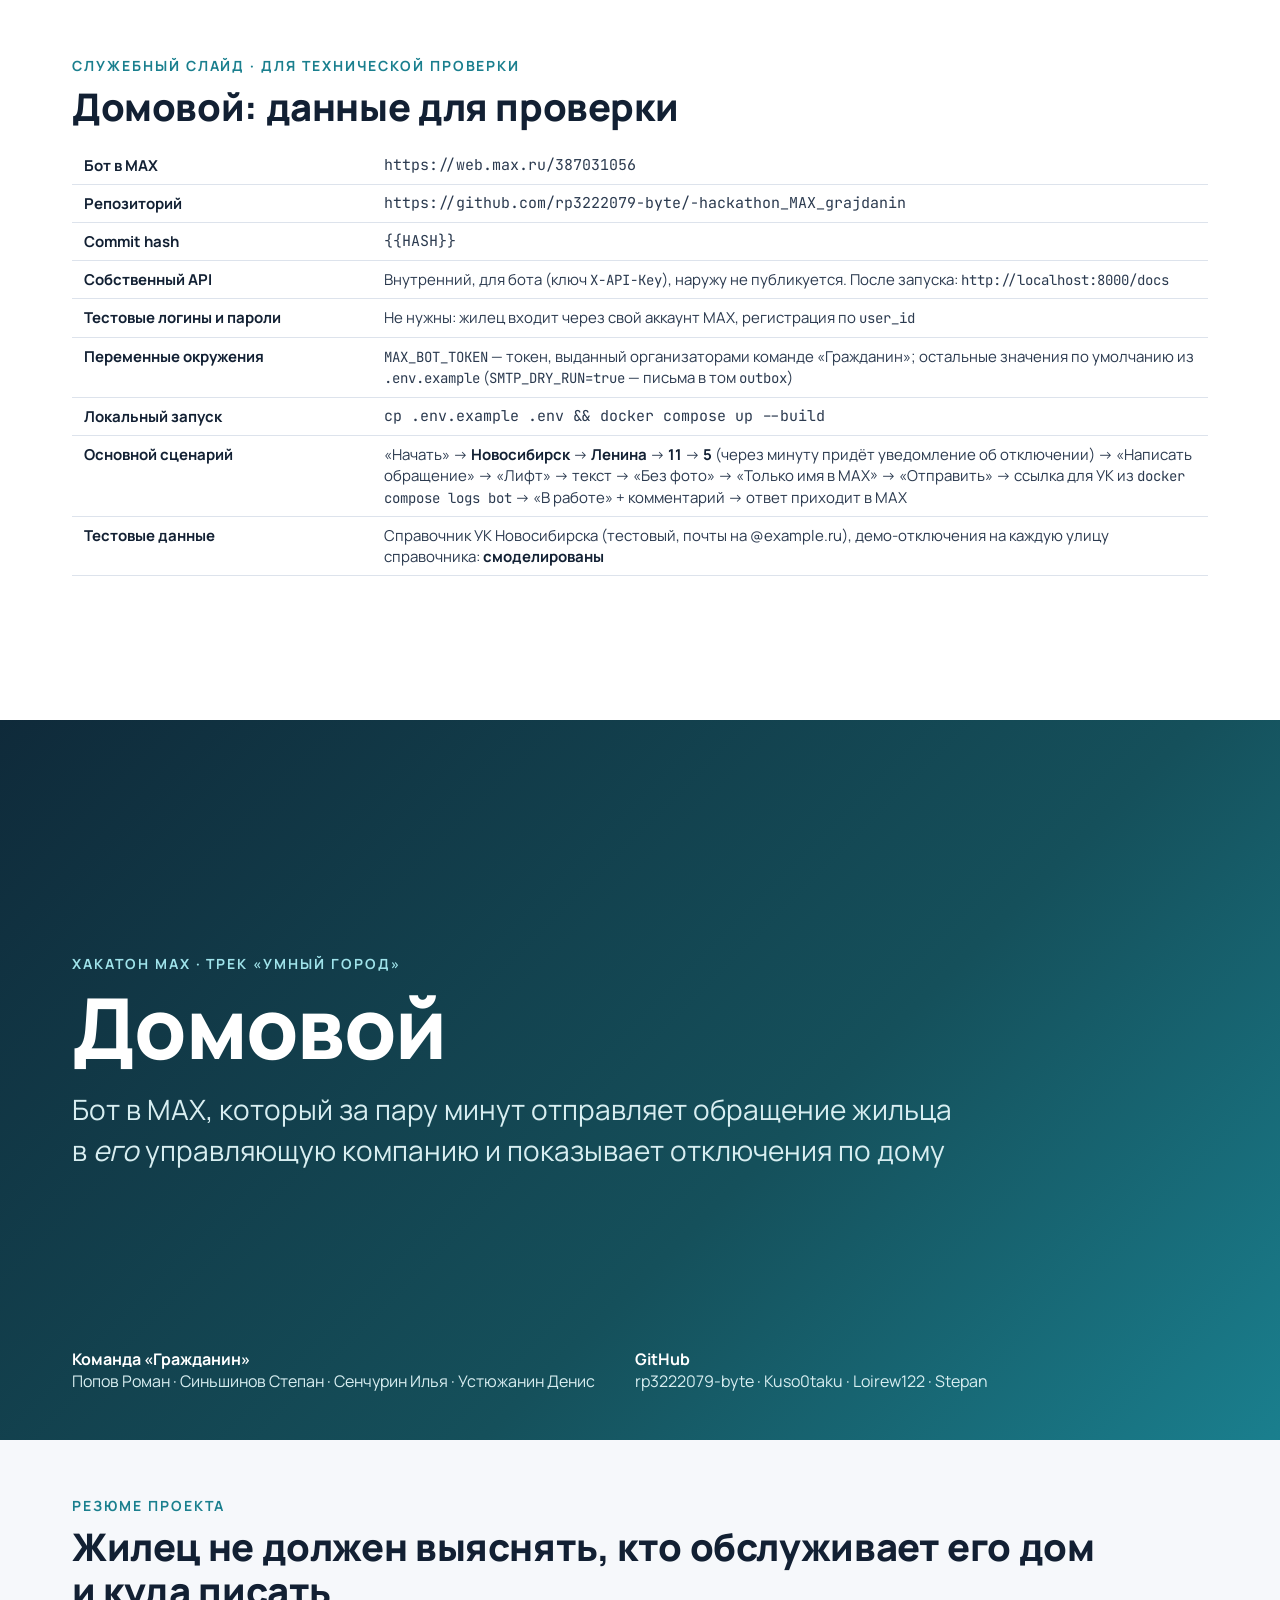
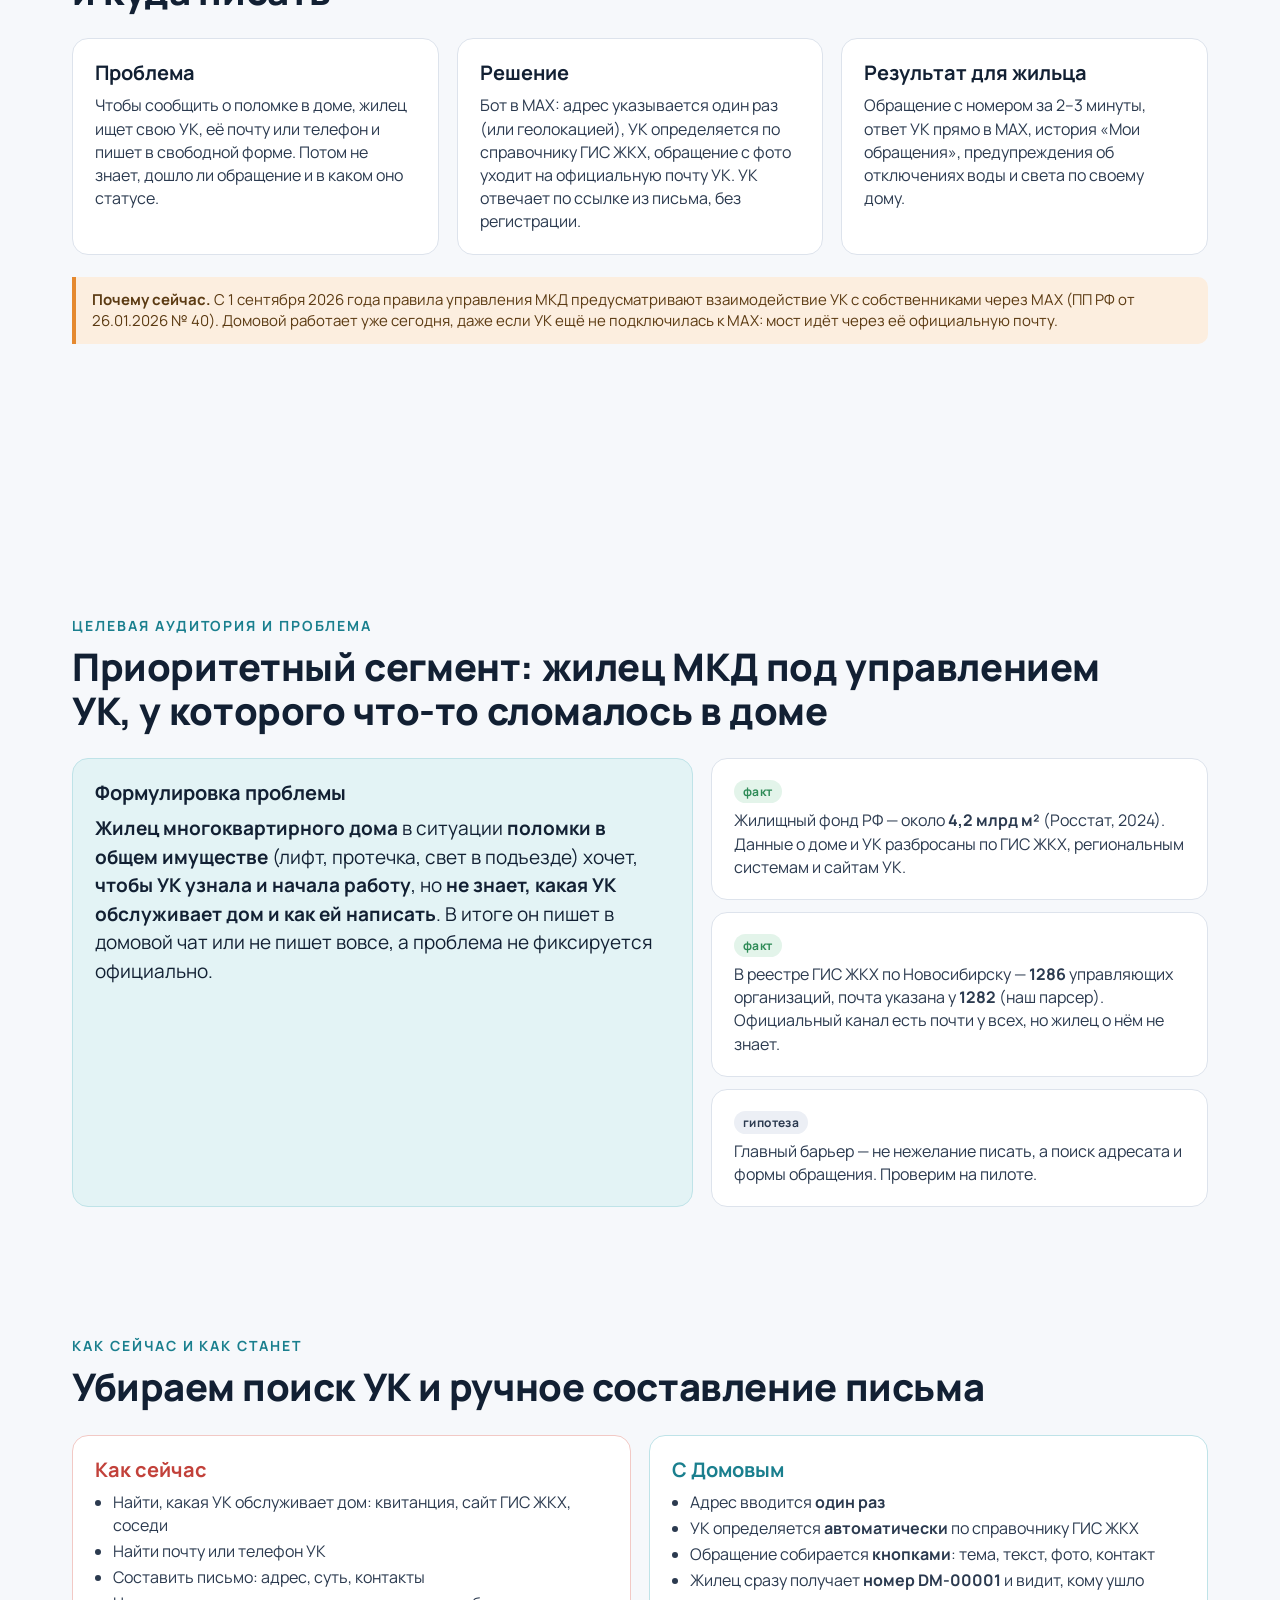
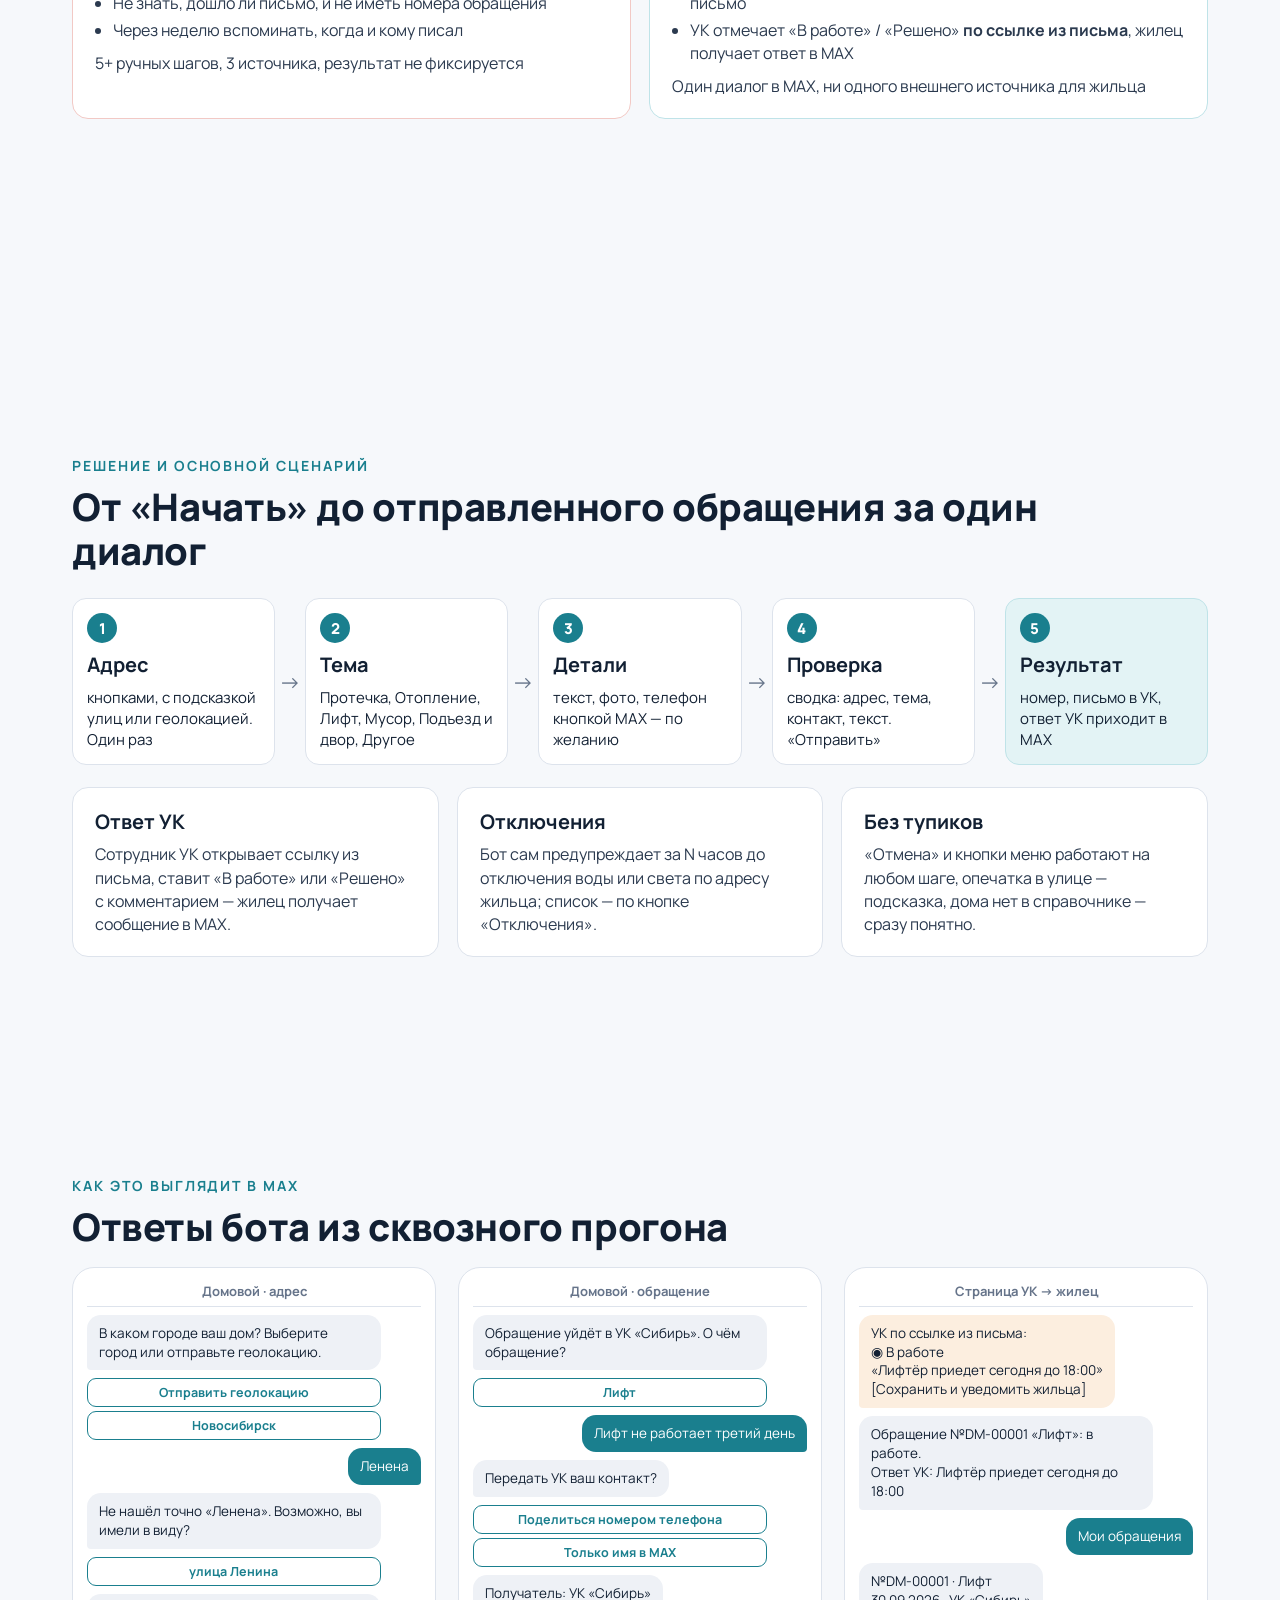
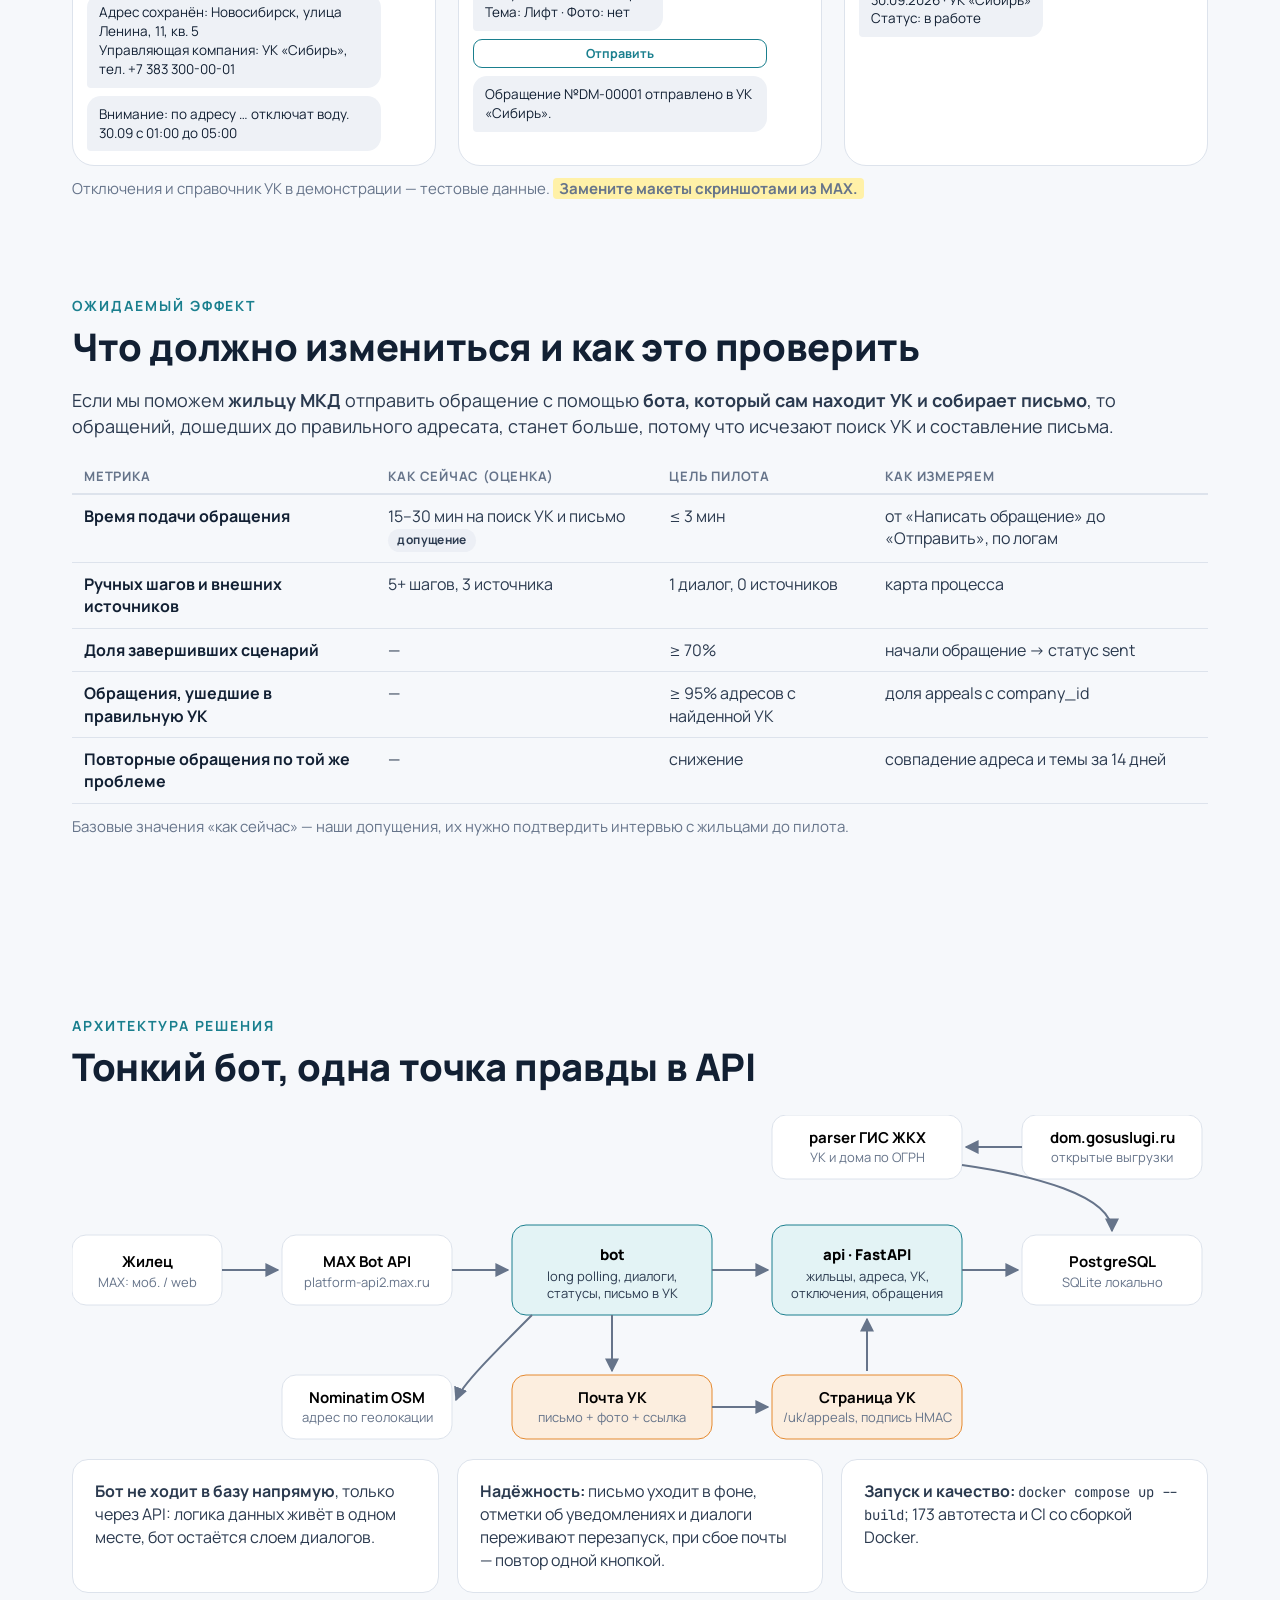
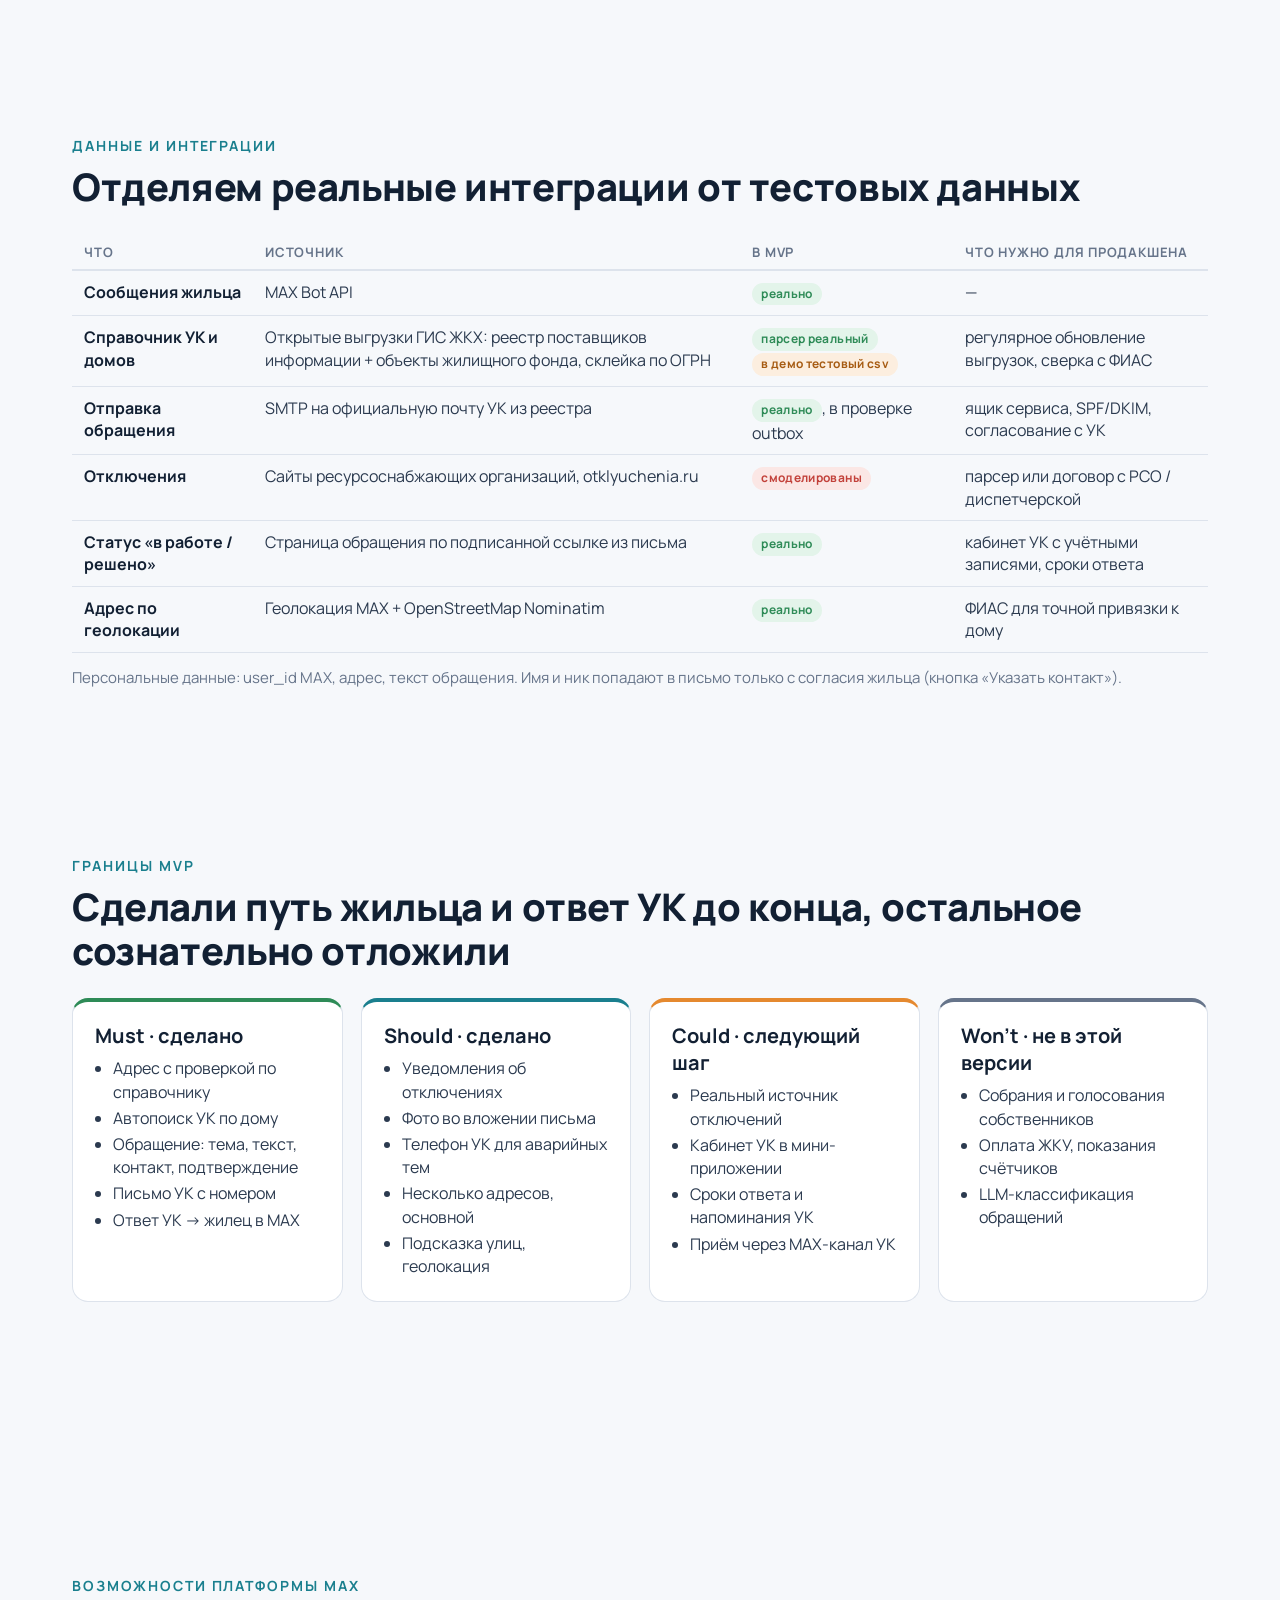
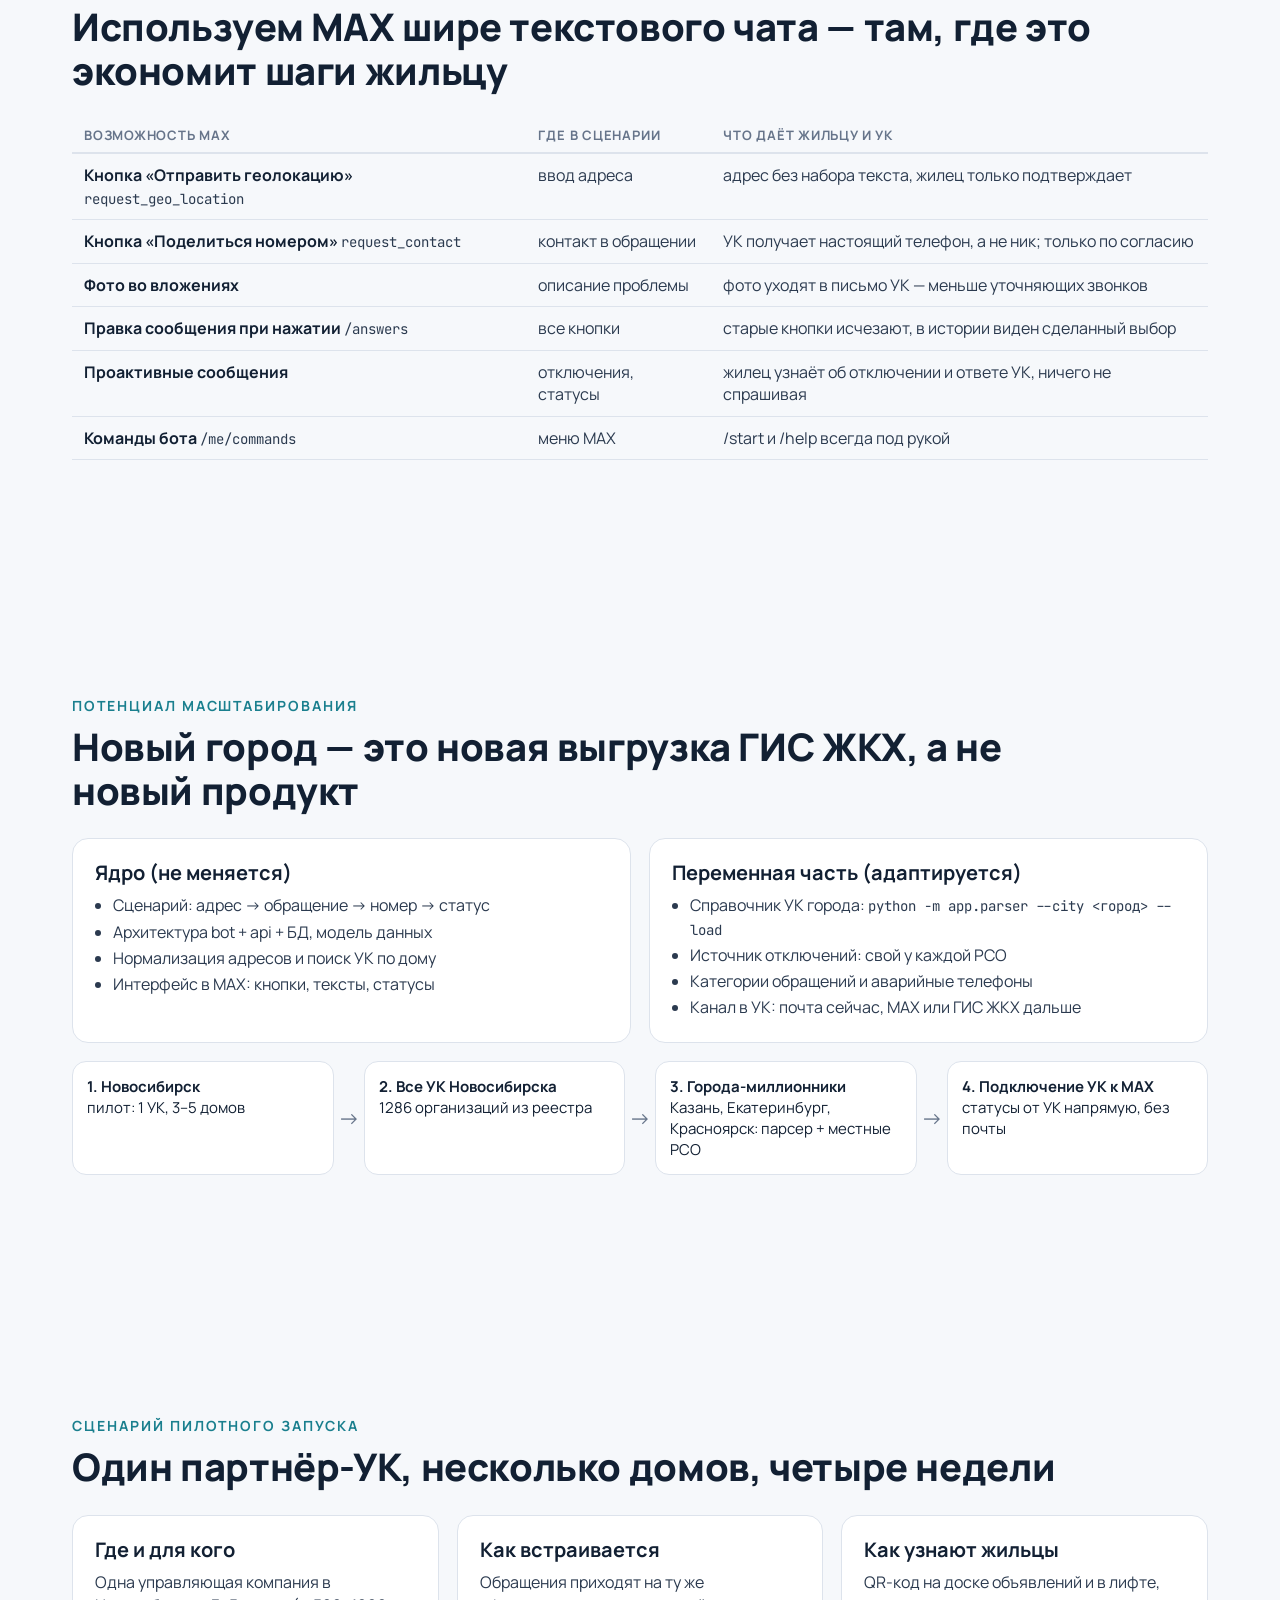
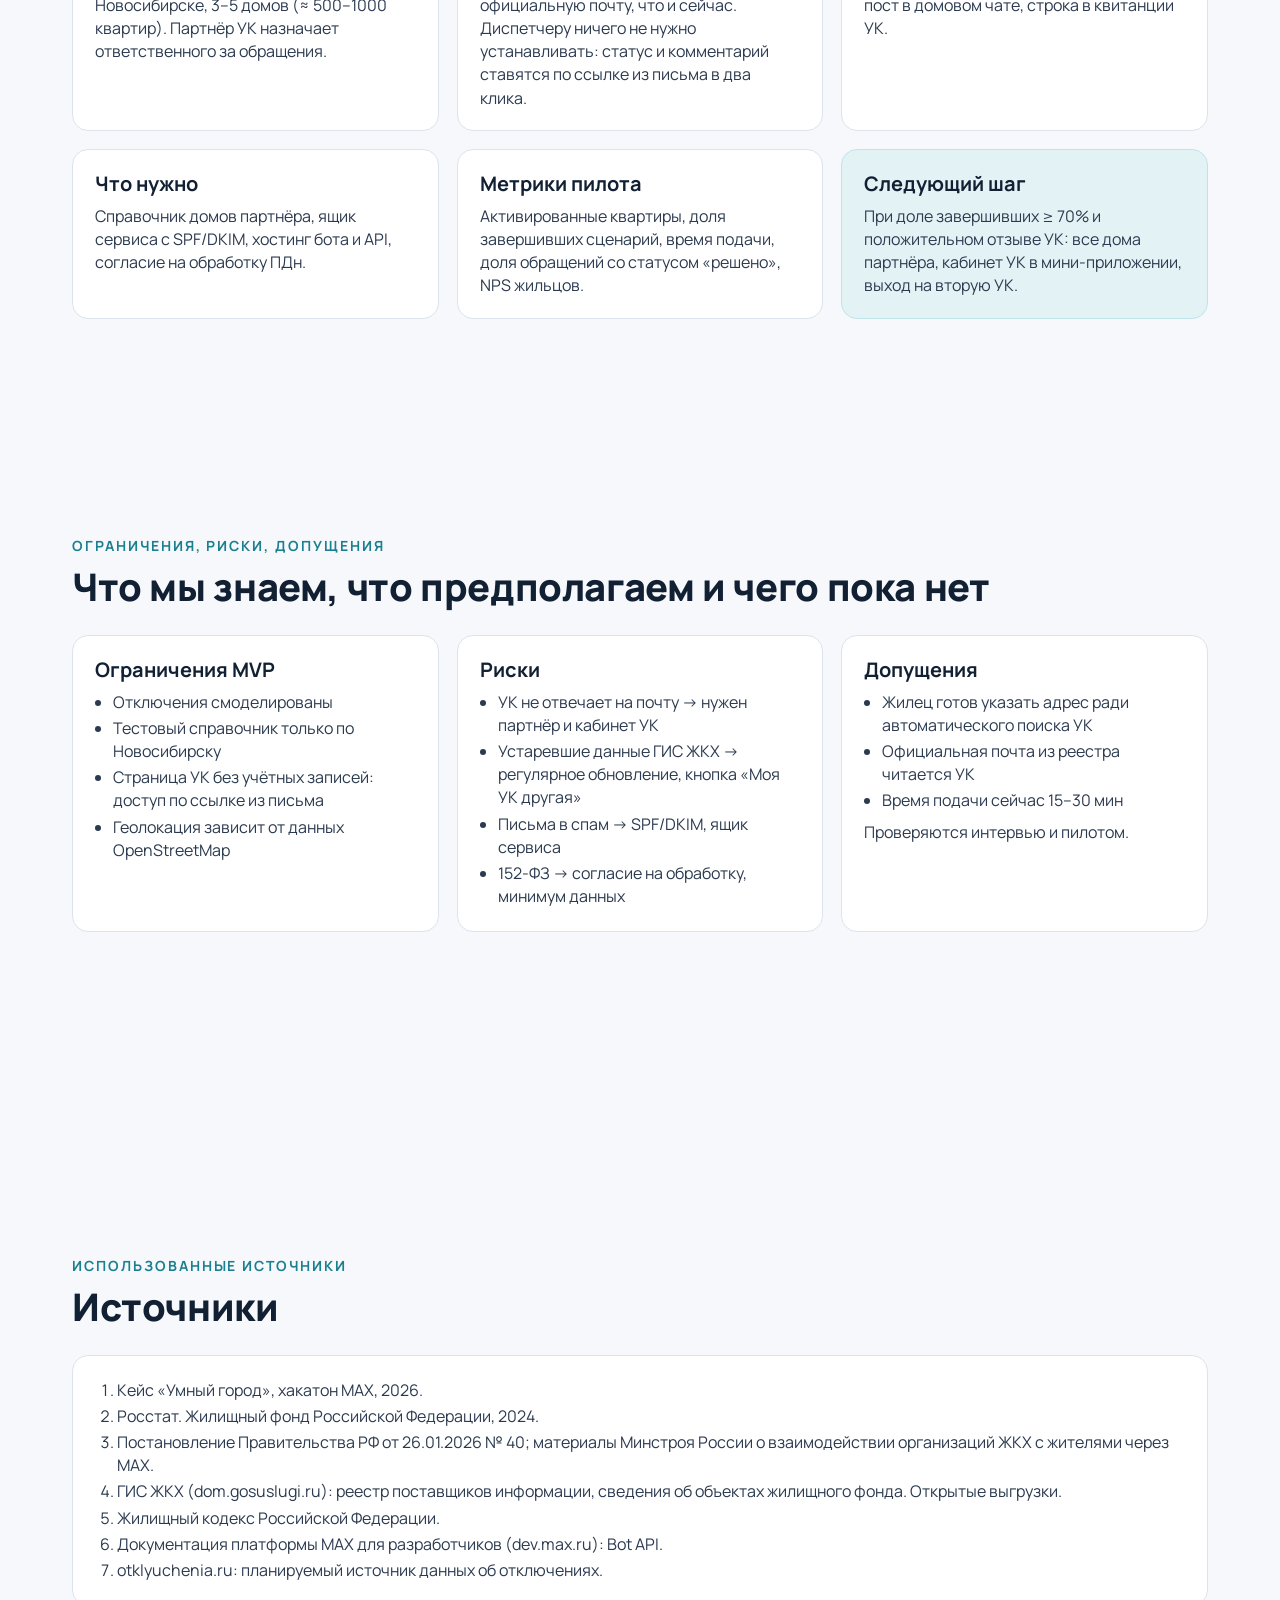
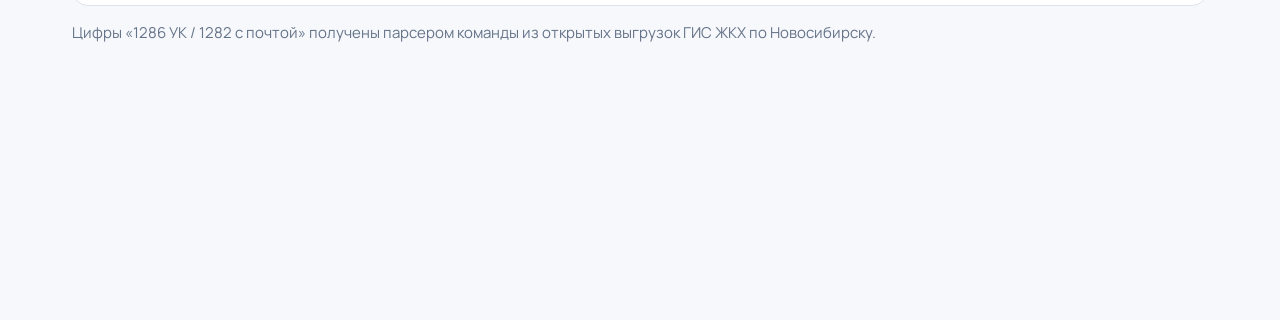
<file: presentation/presentation.html>
<!doctype html>
<html lang="ru">
<head>
<meta charset="utf-8">
<title>Домовой — презентация</title>
<link rel="preconnect" href="https://fonts.googleapis.com">
<link rel="preconnect" href="https://fonts.gstatic.com" crossorigin>
<link rel="stylesheet" href="https://fonts.googleapis.com/css2?family=Manrope:wght@400;500;600;700;800&family=JetBrains+Mono:wght@400;600&display=swap">
<style>
@page { size: 1280px 720px; margin: 0; }
:root{
  --ink:#122033; --ink-2:#2B3A4F; --muted:#66748A; --line:#DDE3EC; --bg:#F6F8FB; --card:#FFFFFF;
  --acc:#1A7F8E; --acc-soft:#E3F3F5; --warm:#E5892F; --warm-soft:#FCEEDF; --bad:#C2413A; --bad-soft:#FBE7E5;
  --good:#2E8B57; --good-soft:#E3F4EA; --ph:#FFF1A8;
}
*{box-sizing:border-box}
html,body{margin:0;padding:0;background:#fff}
body{font-family:"Manrope","Segoe UI",Arial,sans-serif;color:var(--ink);-webkit-print-color-adjust:exact;print-color-adjust:exact}
.slide{width:1280px;height:720px;position:relative;overflow:hidden;background:var(--bg);padding:56px 72px 48px;page-break-after:always;break-after:page;display:flex;flex-direction:column}
.slide:last-child{page-break-after:auto;break-after:auto}
.kicker{font-size:14px;font-weight:700;letter-spacing:.14em;text-transform:uppercase;color:var(--acc);margin:0 0 10px}
h1{font-size:60px;line-height:1.05;margin:0;font-weight:800;letter-spacing:-.02em}
h2{font-size:38px;line-height:1.15;margin:0 0 26px;font-weight:800;letter-spacing:-.01em;max-width:1050px}
h3{font-size:20px;margin:0 0 8px;font-weight:700}
p{margin:0}
.lead{font-size:22px;line-height:1.45;color:var(--ink-2)}
.small{font-size:15px;line-height:1.45;color:var(--muted)}
.foot{position:absolute;left:72px;right:72px;bottom:22px;display:flex;justify-content:space-between;font-size:12px;color:var(--muted)}
.grid{display:grid;gap:18px}
.g2{grid-template-columns:1fr 1fr}.g3{grid-template-columns:repeat(3,1fr)}.g4{grid-template-columns:repeat(4,1fr)}
.card{background:var(--card);border:1px solid var(--line);border-radius:16px;padding:20px 22px}
.card p,.card li{font-size:16px;line-height:1.45;color:var(--ink-2)}
.card ul{margin:0;padding-left:18px}.card li{margin:3px 0}
.tag{display:inline-block;font-size:12px;font-weight:700;padding:3px 9px;border-radius:999px;letter-spacing:.03em}
.t-real{background:var(--good-soft);color:var(--good)}.t-test{background:var(--warm-soft);color:#A65B12}.t-model{background:var(--bad-soft);color:var(--bad)}.t-plan{background:#ECEFF5;color:var(--ink-2)}
.ph{background:var(--ph);padding:0 6px;border-radius:4px;font-weight:700}
.mono{font-family:"JetBrains Mono",Consolas,monospace;font-size:14px}
table{border-collapse:collapse;width:100%;font-size:16px}
th{text-align:left;font-size:13px;text-transform:uppercase;letter-spacing:.06em;color:var(--muted);font-weight:700;padding:8px 12px;border-bottom:2px solid var(--line)}
td{padding:10px 12px;border-bottom:1px solid var(--line);vertical-align:top;line-height:1.4;color:var(--ink-2)}
td b{color:var(--ink)}
.big{font-size:44px;font-weight:800;color:var(--acc);line-height:1}
.num{width:30px;height:30px;border-radius:50%;background:var(--acc);color:#fff;font-weight:800;display:inline-flex;align-items:center;justify-content:center;font-size:15px;flex:none}
.row{display:flex;gap:12px;align-items:flex-start}
/* chat mock */
.phone{background:#fff;border:1px solid var(--line);border-radius:22px;padding:14px;display:flex;flex-direction:column;gap:8px}
.phone .hdr{font-size:13px;font-weight:700;color:var(--muted);text-align:center;padding-bottom:6px;border-bottom:1px solid var(--line)}
.b{max-width:88%;padding:9px 12px;border-radius:14px;font-size:13.5px;line-height:1.4;white-space:pre-line}
.bot{background:#EEF1F6;align-self:flex-start;border-bottom-left-radius:4px}
.me{background:var(--acc);color:#fff;align-self:flex-end;border-bottom-right-radius:4px}
.kb{display:flex;flex-direction:column;gap:4px;align-self:flex-start;width:88%}
.kb span{border:1px solid var(--acc);color:var(--acc);border-radius:9px;font-size:12.5px;font-weight:700;text-align:center;padding:5px}
/* flow */
.flow{display:flex;align-items:stretch;gap:0}
.flow .st{flex:1;background:#fff;border:1px solid var(--line);border-radius:14px;padding:14px;font-size:15px;line-height:1.4}
.flow .ar{width:30px;display:flex;align-items:center;justify-content:center;color:var(--muted);font-size:22px}
.cover{background:linear-gradient(135deg,#0F2A3A 0%,#15505B 60%,#1A7F8E 100%);color:#fff}
.cover .kicker{color:#9FE3EA}
.cover .lead{color:#D8EEF1}
.tech{background:#fff}
.tech td{font-size:15px;padding:8px 12px}
.note{border-left:4px solid var(--warm);background:var(--warm-soft);padding:12px 16px;border-radius:0 10px 10px 0;font-size:15px;line-height:1.45;color:#5B3A12}
</style>
</head>
<body>

<!-- 1. Техническая информация -->
<section class="slide tech">
  <p class="kicker">Служебный слайд · для технической проверки</p>
  <h2 style="margin-bottom:18px">Домовой: данные для проверки</h2>
  <table>
    <tr><td style="width:300px"><b>Бот в MAX</b></td><td class="mono">https://web.max.ru/387031056</td></tr>
    <tr><td><b>Репозиторий</b></td><td class="mono">https://github.com/rp3222079-byte/-hackathon_MAX_grajdanin</td></tr>
    <tr><td><b>Commit hash</b></td><td class="mono">{{HASH}}</td></tr>
    <tr><td><b>Собственный API</b></td><td>Внутренний, для бота (ключ <span class="mono">X-API-Key</span>), наружу не публикуется. После запуска: <span class="mono">http://localhost:8000/docs</span></td></tr>
    <tr><td><b>Тестовые логины и пароли</b></td><td>Не нужны: жилец входит через свой аккаунт MAX, регистрация по <span class="mono">user_id</span></td></tr>
    <tr><td><b>Переменные окружения</b></td><td><span class="mono">MAX_BOT_TOKEN</span> — токен, выданный организаторами команде «Гражданин»; остальные значения по умолчанию из <span class="mono">.env.example</span> (<span class="mono">SMTP_DRY_RUN=true</span> — письма в том <span class="mono">outbox</span>)</td></tr>
    <tr><td><b>Локальный запуск</b></td><td class="mono">cp .env.example .env &amp;&amp; docker compose up --build</td></tr>
    <tr><td><b>Основной сценарий</b></td><td>«Начать» → <b>Новосибирск</b> → <b>Ленина</b> → <b>11</b> → <b>5</b> (через минуту придёт уведомление об отключении) → «Написать обращение» → «Лифт» → текст → «Без фото» → «Только имя в MAX» → «Отправить» → ссылка для УК из <span class="mono">docker compose logs bot</span> → «В работе» + комментарий → ответ приходит в MAX</td></tr>
    <tr><td><b>Тестовые данные</b></td><td>Справочник УК Новосибирска (тестовый, почты на @example.ru), демо-отключения на каждую улицу справочника: <b>смоделированы</b></td></tr>
  </table>
</section>

<!-- 2. Обложка -->
<section class="slide cover">
  <div style="margin-top:auto;margin-bottom:auto">
    <p class="kicker">Хакатон MAX · трек «Умный город»</p>
    <h1 style="font-size:84px">Домовой</h1>
    <p class="lead" style="font-size:28px;margin-top:18px;max-width:900px">Бот в MAX, который за пару минут отправляет обращение жильца в&nbsp;<i>его</i> управляющую компанию и показывает отключения по дому</p>
  </div>
  <div style="display:flex;gap:40px;font-size:16px;color:#D8EEF1">
    <div><b style="color:#fff">Команда «Гражданин»</b><br>Попов Роман · Синьшинов Степан · Сенчурин Илья · Устюжанин Денис</div>
    <div><b style="color:#fff">GitHub</b><br>rp3222079-byte · Kuso0taku · Loirew122 · Stepan</div>
  </div>
</section>

<!-- 3. Резюме -->
<section class="slide">
  <p class="kicker">Резюме проекта</p>
  <h2>Жилец не должен выяснять, кто обслуживает его дом и куда писать</h2>
  <div class="grid g3" style="margin-bottom:22px">
    <div class="card"><h3>Проблема</h3><p>Чтобы сообщить о поломке в доме, жилец ищет свою УК, её почту или телефон и пишет в свободной форме. Потом не знает, дошло ли обращение и в каком оно статусе.</p></div>
    <div class="card"><h3>Решение</h3><p>Бот в MAX: адрес указывается один раз (или геолокацией), УК определяется по справочнику ГИС ЖКХ, обращение с фото уходит на официальную почту УК. УК отвечает по ссылке из письма, без регистрации.</p></div>
    <div class="card"><h3>Результат для жильца</h3><p>Обращение с номером за 2–3 минуты, ответ УК прямо в MAX, история «Мои обращения», предупреждения об отключениях воды и света по своему дому.</p></div>
  </div>
  <div class="note"><b>Почему сейчас.</b> С 1 сентября 2026 года правила управления МКД предусматривают взаимодействие УК с собственниками через MAX (ПП РФ от 26.01.2026 № 40). Домовой работает уже сегодня, даже если УК ещё не подключилась к MAX: мост идёт через её официальную почту.</div>
</section>

<!-- 4. ЦА и проблема -->
<section class="slide">
  <p class="kicker">Целевая аудитория и проблема</p>
  <h2>Приоритетный сегмент: жилец МКД под управлением УК, у которого что-то сломалось в доме</h2>
  <div class="grid g2" style="grid-template-columns:1.25fr 1fr">
    <div class="card" style="background:var(--acc-soft);border-color:#BFE3E8">
      <h3>Формулировка проблемы</h3>
      <p style="font-size:19px;line-height:1.5;color:var(--ink)"><b>Жилец многоквартирного дома</b> в ситуации <b>поломки в общем имуществе</b> (лифт, протечка, свет в подъезде) хочет, <b>чтобы УК узнала и начала работу</b>, но <b>не знает, какая УК обслуживает дом и как ей написать</b>. В итоге он пишет в домовой чат или не пишет вовсе, а проблема не фиксируется официально.</p>
    </div>
    <div class="grid" style="gap:12px">
      <div class="card"><span class="tag t-real">факт</span><p style="margin-top:6px">Жилищный фонд РФ — около <b>4,2 млрд м²</b> (Росстат, 2024). Данные о доме и УК разбросаны по ГИС ЖКХ, региональным системам и сайтам УК.</p></div>
      <div class="card"><span class="tag t-real">факт</span><p style="margin-top:6px">В реестре ГИС ЖКХ по Новосибирску — <b>1286</b> управляющих организаций, почта указана у <b>1282</b> (наш парсер). Официальный канал есть почти у всех, но жилец о нём не знает.</p></div>
      <div class="card"><span class="tag t-plan">гипотеза</span><p style="margin-top:6px">Главный барьер — не нежелание писать, а поиск адресата и формы обращения. Проверим на пилоте.</p></div>
    </div>
  </div>
</section>

<!-- 5. As Is / To Be -->
<section class="slide">
  <p class="kicker">Как сейчас и как станет</p>
  <h2>Убираем поиск УК и ручное составление письма</h2>
  <div class="grid g2">
    <div class="card" style="border-color:#F2C9C5">
      <h3 style="color:var(--bad)">Как сейчас</h3>
      <ul>
        <li>Найти, какая УК обслуживает дом: квитанция, сайт ГИС ЖКХ, соседи</li>
        <li>Найти почту или телефон УК</li>
        <li>Составить письмо: адрес, суть, контакты</li>
        <li>Не знать, дошло ли письмо, и не иметь номера обращения</li>
        <li>Через неделю вспоминать, когда и кому писал</li>
      </ul>
      <p class="small" style="margin-top:10px">5+ ручных шагов, 3 источника, результат не фиксируется</p>
    </div>
    <div class="card" style="border-color:#BFE3E8">
      <h3 style="color:var(--acc)">С Домовым</h3>
      <ul>
        <li>Адрес вводится <b>один раз</b></li>
        <li>УК определяется <b>автоматически</b> по справочнику ГИС ЖКХ</li>
        <li>Обращение собирается <b>кнопками</b>: тема, текст, фото, контакт</li>
        <li>Жилец сразу получает <b>номер DM-00001</b> и видит, кому ушло письмо</li>
        <li>УК отмечает «В работе» / «Решено» <b>по ссылке из письма</b>, жилец получает ответ в MAX</li>
      </ul>
      <p class="small" style="margin-top:10px">Один диалог в MAX, ни одного внешнего источника для жильца</p>
    </div>
  </div>
</section>

<!-- 6. Сценарий -->
<section class="slide">
  <p class="kicker">Решение и основной сценарий</p>
  <h2>От «Начать» до отправленного обращения за один диалог</h2>
  <div class="flow" style="margin-bottom:22px">
    <div class="st"><span class="num">1</span><h3 style="margin-top:8px">Адрес</h3>кнопками, с подсказкой улиц или геолокацией. Один раз</div><div class="ar">→</div>
    <div class="st"><span class="num">2</span><h3 style="margin-top:8px">Тема</h3>Протечка, Отопление, Лифт, Мусор, Подъезд и двор, Другое</div><div class="ar">→</div>
    <div class="st"><span class="num">3</span><h3 style="margin-top:8px">Детали</h3>текст, фото, телефон кнопкой MAX — по желанию</div><div class="ar">→</div>
    <div class="st"><span class="num">4</span><h3 style="margin-top:8px">Проверка</h3>сводка: адрес, тема, контакт, текст. «Отправить»</div><div class="ar">→</div>
    <div class="st" style="background:var(--acc-soft);border-color:#BFE3E8"><span class="num">5</span><h3 style="margin-top:8px">Результат</h3>номер, письмо в УК, ответ УК приходит в MAX</div>
  </div>
  <div class="grid g3">
    <div class="card"><h3>Ответ УК</h3><p>Сотрудник УК открывает ссылку из письма, ставит «В работе» или «Решено» с комментарием — жилец получает сообщение в MAX.</p></div>
    <div class="card"><h3>Отключения</h3><p>Бот сам предупреждает за N часов до отключения воды или света по адресу жильца; список — по кнопке «Отключения».</p></div>
    <div class="card"><h3>Без тупиков</h3><p>«Отмена» и кнопки меню работают на любом шаге, опечатка в улице — подсказка, дома нет в справочнике — сразу понятно.</p></div>
  </div>
</section>

<!-- 7. Демо -->
<section class="slide">
  <p class="kicker">Как это выглядит в MAX</p>
  <h2 style="margin-bottom:18px">Ответы бота из сквозного прогона</h2>
  <div class="grid g3" style="gap:22px">
    <div class="phone"><div class="hdr">Домовой · адрес</div>
      <div class="b bot">В каком городе ваш дом? Выберите город или отправьте геолокацию.</div>
      <div class="kb"><span>Отправить геолокацию</span><span>Новосибирск</span></div>
      <div class="b me">Ленена</div>
      <div class="b bot">Не нашёл точно «Ленена». Возможно, вы имели в виду?</div>
      <div class="kb"><span>улица Ленина</span></div>
      <div class="b bot">Адрес сохранён: Новосибирск, улица Ленина, 11, кв. 5
Управляющая компания: УК «Сибирь», тел. +7 383 300-00-01</div>
      <div class="b bot">Внимание: по адресу … отключат воду. 30.09 с 01:00 до 05:00</div>
    </div>
    <div class="phone"><div class="hdr">Домовой · обращение</div>
      <div class="b bot">Обращение уйдёт в УК «Сибирь». О чём обращение?</div>
      <div class="kb"><span>Лифт</span></div>
      <div class="b me">Лифт не работает третий день</div>
      <div class="b bot">Передать УК ваш контакт?</div>
      <div class="kb"><span>Поделиться номером телефона</span><span>Только имя в MAX</span></div>
      <div class="b bot">Получатель: УК «Сибирь»
Тема: Лифт · Фото: нет</div>
      <div class="kb"><span>Отправить</span></div>
      <div class="b bot">Обращение №DM-00001 отправлено в УК «Сибирь».</div>
    </div>
    <div class="phone"><div class="hdr">Страница УК → жилец</div>
      <div class="b bot" style="background:#FCEEDF">УК по ссылке из письма:
◉ В работе
«Лифтёр приедет сегодня до 18:00»
[Сохранить и уведомить жильца]</div>
      <div class="b bot">Обращение №DM-00001 «Лифт»: в работе.
Ответ УК: Лифтёр приедет сегодня до 18:00</div>
      <div class="b me">Мои обращения</div>
      <div class="b bot">№DM-00001 · Лифт
30.09.2026 · УК «Сибирь»
Статус: в работе</div>
    </div>
  </div>
  <p class="small" style="margin-top:12px">Отключения и справочник УК в демонстрации — тестовые данные. <span class="ph">Замените макеты скриншотами из MAX.</span></p>
</section>

<!-- 8. Эффект -->
<section class="slide">
  <p class="kicker">Ожидаемый эффект</p>
  <h2>Что должно измениться и как это проверить</h2>
  <p class="lead" style="margin:-8px 0 20px;font-size:18px">Если мы поможем <b>жильцу МКД</b> отправить обращение с помощью <b>бота, который сам находит УК и собирает письмо</b>, то обращений, дошедших до правильного адресата, станет больше, потому что исчезают поиск УК и составление письма.</p>
  <table>
    <tr><th>Метрика</th><th>Как сейчас (оценка)</th><th>Цель пилота</th><th>Как измеряем</th></tr>
    <tr><td><b>Время подачи обращения</b></td><td>15–30 мин на поиск УК и письмо <span class="tag t-plan">допущение</span></td><td>≤ 3 мин</td><td>от «Написать обращение» до «Отправить», по логам</td></tr>
    <tr><td><b>Ручных шагов и внешних источников</b></td><td>5+ шагов, 3 источника</td><td>1 диалог, 0 источников</td><td>карта процесса</td></tr>
    <tr><td><b>Доля завершивших сценарий</b></td><td>—</td><td>≥ 70%</td><td>начали обращение → статус sent</td></tr>
    <tr><td><b>Обращения, ушедшие в правильную УК</b></td><td>—</td><td>≥ 95% адресов с найденной УК</td><td>доля appeals с company_id</td></tr>
    <tr><td><b>Повторные обращения по той же проблеме</b></td><td>—</td><td>снижение</td><td>совпадение адреса и темы за 14 дней</td></tr>
  </table>
  <p class="small" style="margin-top:12px">Базовые значения «как сейчас» — наши допущения, их нужно подтвердить интервью с жильцами до пилота.</p>
</section>

<!-- 9. Архитектура -->
<section class="slide">
  <p class="kicker">Архитектура решения</p>
  <h2>Тонкий бот, одна точка правды в API</h2>
  <svg viewBox="0 0 1136 330" width="1136" height="330" style="font-family:Manrope,Segoe UI,sans-serif">
    <defs><marker id="a" viewBox="0 0 10 10" refX="9" refY="5" markerWidth="7" markerHeight="7" orient="auto"><path d="M0,0 L10,5 L0,10 z" fill="#66748A"/></marker></defs>
    <g font-size="15">
      <rect x="0" y="120" width="150" height="70" rx="14" fill="#fff" stroke="#DDE3EC"/><text x="75" y="152" text-anchor="middle" font-weight="700">Жилец</text><text x="75" y="172" text-anchor="middle" fill="#66748A" font-size="13">MAX: моб. / web</text>
      <rect x="210" y="120" width="170" height="70" rx="14" fill="#fff" stroke="#DDE3EC"/><text x="295" y="152" text-anchor="middle" font-weight="700">MAX Bot API</text><text x="295" y="172" text-anchor="middle" fill="#66748A" font-size="13">platform-api2.max.ru</text>
      <rect x="440" y="110" width="200" height="90" rx="14" fill="#E3F3F5" stroke="#1A7F8E"/><text x="540" y="145" text-anchor="middle" font-weight="800">bot</text><text x="540" y="166" text-anchor="middle" fill="#2B3A4F" font-size="13">long polling, диалоги,</text><text x="540" y="183" text-anchor="middle" fill="#2B3A4F" font-size="13">статусы, письмо в УК</text>
      <rect x="700" y="110" width="190" height="90" rx="14" fill="#E3F3F5" stroke="#1A7F8E"/><text x="795" y="145" text-anchor="middle" font-weight="800">api · FastAPI</text><text x="795" y="166" text-anchor="middle" fill="#2B3A4F" font-size="13">жильцы, адреса, УК,</text><text x="795" y="183" text-anchor="middle" fill="#2B3A4F" font-size="13">отключения, обращения</text>
      <rect x="950" y="120" width="180" height="70" rx="14" fill="#fff" stroke="#DDE3EC"/><text x="1040" y="152" text-anchor="middle" font-weight="700">PostgreSQL</text><text x="1040" y="172" text-anchor="middle" fill="#66748A" font-size="13">SQLite локально</text>
      <rect x="440" y="260" width="200" height="64" rx="14" fill="#FCEEDF" stroke="#E5892F"/><text x="540" y="288" text-anchor="middle" font-weight="700">Почта УК</text><text x="540" y="307" text-anchor="middle" fill="#66748A" font-size="13">письмо + фото + ссылка</text>
      <rect x="700" y="260" width="190" height="64" rx="14" fill="#FCEEDF" stroke="#E5892F"/><text x="795" y="288" text-anchor="middle" font-weight="700">Страница УК</text><text x="795" y="307" text-anchor="middle" fill="#66748A" font-size="13">/uk/appeals, подпись HMAC</text>
      <rect x="210" y="260" width="170" height="64" rx="14" fill="#fff" stroke="#DDE3EC"/><text x="295" y="288" text-anchor="middle" font-weight="700">Nominatim OSM</text><text x="295" y="307" text-anchor="middle" fill="#66748A" font-size="13">адрес по геолокации</text>
      <rect x="700" y="0" width="190" height="64" rx="14" fill="#fff" stroke="#DDE3EC"/><text x="795" y="28" text-anchor="middle" font-weight="700">parser ГИС ЖКХ</text><text x="795" y="47" text-anchor="middle" fill="#66748A" font-size="13">УК и дома по ОГРН</text>
      <rect x="950" y="0" width="180" height="64" rx="14" fill="#fff" stroke="#DDE3EC"/><text x="1040" y="28" text-anchor="middle" font-weight="700">dom.gosuslugi.ru</text><text x="1040" y="47" text-anchor="middle" fill="#66748A" font-size="13">открытые выгрузки</text>
    </g>
    <g stroke="#66748A" stroke-width="2" fill="none">
      <path d="M150 155 H206" marker-end="url(#a)"/><path d="M380 155 H436" marker-end="url(#a)"/>
      <path d="M640 155 H696" marker-end="url(#a)"/><path d="M890 155 H946" marker-end="url(#a)"/>
      <path d="M540 200 V256" marker-end="url(#a)"/><path d="M950 32 H894" marker-end="url(#a)"/>
      <path d="M640 292 H696" marker-end="url(#a)"/><path d="M795 256 V204" marker-end="url(#a)"/>
      <path d="M460 200 C 420 240, 390 270, 384 285" marker-end="url(#a)"/>
      <path d="M890 50 C 960 60, 1040 80, 1040 116" marker-end="url(#a)"/>
    </g>
  </svg>
  <div class="grid g3" style="margin-top:14px">
    <div class="card"><p><b>Бот не ходит в базу напрямую</b>, только через API: логика данных живёт в одном месте, бот остаётся слоем диалогов.</p></div>
    <div class="card"><p><b>Надёжность:</b> письмо уходит в фоне, отметки об уведомлениях и диалоги переживают перезапуск, при сбое почты — повтор одной кнопкой.</p></div>
    <div class="card"><p><b>Запуск и качество:</b> <span class="mono">docker compose up --build</span>; 173 автотеста и CI со сборкой Docker.</p></div>
  </div>
</section>

<!-- 10. Данные -->
<section class="slide">
  <p class="kicker">Данные и интеграции</p>
  <h2>Отделяем реальные интеграции от тестовых данных</h2>
  <table>
    <tr><th>Что</th><th>Источник</th><th>В MVP</th><th>Что нужно для продакшена</th></tr>
    <tr><td><b>Сообщения жильца</b></td><td>MAX Bot API</td><td><span class="tag t-real">реально</span></td><td>—</td></tr>
    <tr><td><b>Справочник УК и домов</b></td><td>Открытые выгрузки ГИС ЖКХ: реестр поставщиков информации + объекты жилищного фонда, склейка по ОГРН</td><td><span class="tag t-real">парсер реальный</span> <span class="tag t-test">в демо тестовый csv</span></td><td>регулярное обновление выгрузок, сверка с ФИАС</td></tr>
    <tr><td><b>Отправка обращения</b></td><td>SMTP на официальную почту УК из реестра</td><td><span class="tag t-real">реально</span>, в проверке outbox</td><td>ящик сервиса, SPF/DKIM, согласование с УК</td></tr>
    <tr><td><b>Отключения</b></td><td>Сайты ресурсоснабжающих организаций, otklyuchenia.ru</td><td><span class="tag t-model">смоделированы</span></td><td>парсер или договор с РСО / диспетчерской</td></tr>
    <tr><td><b>Статус «в работе / решено»</b></td><td>Страница обращения по подписанной ссылке из письма</td><td><span class="tag t-real">реально</span></td><td>кабинет УК с учётными записями, сроки ответа</td></tr>
    <tr><td><b>Адрес по геолокации</b></td><td>Геолокация MAX + OpenStreetMap Nominatim</td><td><span class="tag t-real">реально</span></td><td>ФИАС для точной привязки к дому</td></tr>
  </table>
  <p class="small" style="margin-top:14px">Персональные данные: user_id MAX, адрес, текст обращения. Имя и ник попадают в письмо только с согласия жильца (кнопка «Указать контакт»).</p>
</section>

<!-- 11. MoSCoW -->
<section class="slide">
  <p class="kicker">Границы MVP</p>
  <h2>Сделали путь жильца и ответ УК до конца, остальное сознательно отложили</h2>
  <div class="grid g4">
    <div class="card" style="border-top:4px solid var(--good)"><h3>Must · сделано</h3><ul><li>Адрес с проверкой по справочнику</li><li>Автопоиск УК по дому</li><li>Обращение: тема, текст, контакт, подтверждение</li><li>Письмо УК с номером</li><li>Ответ УК → жилец в MAX</li></ul></div>
    <div class="card" style="border-top:4px solid var(--acc)"><h3>Should · сделано</h3><ul><li>Уведомления об отключениях</li><li>Фото во вложении письма</li><li>Телефон УК для аварийных тем</li><li>Несколько адресов, основной</li><li>Подсказка улиц, геолокация</li></ul></div>
    <div class="card" style="border-top:4px solid var(--warm)"><h3>Could · следующий шаг</h3><ul><li>Реальный источник отключений</li><li>Кабинет УК в мини-приложении</li><li>Сроки ответа и напоминания УК</li><li>Приём через MAX-канал УК</li></ul></div>
    <div class="card" style="border-top:4px solid var(--muted)"><h3>Won’t · не в этой версии</h3><ul><li>Собрания и голосования собственников</li><li>Оплата ЖКУ, показания счётчиков</li><li>LLM-классификация обращений</li></ul></div>
  </div>
</section>

<!-- 11b. Возможности MAX -->
<section class="slide">
  <p class="kicker">Возможности платформы MAX</p>
  <h2>Используем MAX шире текстового чата — там, где это экономит шаги жильцу</h2>
  <table>
    <tr><th>Возможность MAX</th><th>Где в сценарии</th><th>Что даёт жильцу и УК</th></tr>
    <tr><td><b>Кнопка «Отправить геолокацию»</b> <span class="mono">request_geo_location</span></td><td>ввод адреса</td><td>адрес без набора текста, жилец только подтверждает</td></tr>
    <tr><td><b>Кнопка «Поделиться номером»</b> <span class="mono">request_contact</span></td><td>контакт в обращении</td><td>УК получает настоящий телефон, а не ник; только по согласию</td></tr>
    <tr><td><b>Фото во вложениях</b></td><td>описание проблемы</td><td>фото уходят в письмо УК — меньше уточняющих звонков</td></tr>
    <tr><td><b>Правка сообщения при нажатии</b> <span class="mono">/answers</span></td><td>все кнопки</td><td>старые кнопки исчезают, в истории виден сделанный выбор</td></tr>
    <tr><td><b>Проактивные сообщения</b></td><td>отключения, статусы</td><td>жилец узнаёт об отключении и ответе УК, ничего не спрашивая</td></tr>
    <tr><td><b>Команды бота</b> <span class="mono">/me/commands</span></td><td>меню MAX</td><td>/start и /help всегда под рукой</td></tr>
  </table>
</section>

<!-- 12. Масштабирование -->
<section class="slide">
  <p class="kicker">Потенциал масштабирования</p>
  <h2>Новый город — это новая выгрузка ГИС ЖКХ, а не новый продукт</h2>
  <div class="grid g2" style="margin-bottom:18px">
    <div class="card"><h3>Ядро (не меняется)</h3><ul><li>Сценарий: адрес → обращение → номер → статус</li><li>Архитектура bot + api + БД, модель данных</li><li>Нормализация адресов и поиск УК по дому</li><li>Интерфейс в MAX: кнопки, тексты, статусы</li></ul></div>
    <div class="card"><h3>Переменная часть (адаптируется)</h3><ul><li>Справочник УК города: <span class="mono">python -m app.parser --city &lt;город&gt; --load</span></li><li>Источник отключений: свой у каждой РСО</li><li>Категории обращений и аварийные телефоны</li><li>Канал в УК: почта сейчас, MAX или ГИС ЖКХ дальше</li></ul></div>
  </div>
  <div class="flow">
    <div class="st"><b>1. Новосибирск</b><br>пилот: 1 УК, 3–5 домов</div><div class="ar">→</div>
    <div class="st"><b>2. Все УК Новосибирска</b><br>1286 организаций из реестра</div><div class="ar">→</div>
    <div class="st"><b>3. Города-миллионники</b><br>Казань, Екатеринбург, Красноярск: парсер + местные РСО</div><div class="ar">→</div>
    <div class="st"><b>4. Подключение УК к MAX</b><br>статусы от УК напрямую, без почты</div>
  </div>
</section>

<!-- 13. Пилот -->
<section class="slide">
  <p class="kicker">Сценарий пилотного запуска</p>
  <h2>Один партнёр-УК, несколько домов, четыре недели</h2>
  <div class="grid g3">
    <div class="card"><h3>Где и для кого</h3><p>Одна управляющая компания в Новосибирске, 3–5 домов (≈ 500–1000 квартир). Партнёр УК назначает ответственного за обращения.</p></div>
    <div class="card"><h3>Как встраивается</h3><p>Обращения приходят на ту же официальную почту, что и сейчас. Диспетчеру ничего не нужно устанавливать: статус и комментарий ставятся по ссылке из письма в два клика.</p></div>
    <div class="card"><h3>Как узнают жильцы</h3><p>QR-код на доске объявлений и в лифте, пост в домовом чате, строка в квитанции УК.</p></div>
    <div class="card"><h3>Что нужно</h3><p>Справочник домов партнёра, ящик сервиса с SPF/DKIM, хостинг бота и API, согласие на обработку ПДн.</p></div>
    <div class="card"><h3>Метрики пилота</h3><p>Активированные квартиры, доля завершивших сценарий, время подачи, доля обращений со статусом «решено», NPS жильцов.</p></div>
    <div class="card" style="background:var(--acc-soft);border-color:#BFE3E8"><h3>Следующий шаг</h3><p>При доле завершивших ≥ 70% и положительном отзыве УК: все дома партнёра, кабинет УК в мини-приложении, выход на вторую УК.</p></div>
  </div>
</section>

<!-- 14. Риски -->
<section class="slide">
  <p class="kicker">Ограничения, риски, допущения</p>
  <h2>Что мы знаем, что предполагаем и чего пока нет</h2>
  <div class="grid g3">
    <div class="card"><h3>Ограничения MVP</h3><ul><li>Отключения смоделированы</li><li>Тестовый справочник только по Новосибирску</li><li>Страница УК без учётных записей: доступ по ссылке из письма</li><li>Геолокация зависит от данных OpenStreetMap</li></ul></div>
    <div class="card"><h3>Риски</h3><ul><li>УК не отвечает на почту → нужен партнёр и кабинет УК</li><li>Устаревшие данные ГИС ЖКХ → регулярное обновление, кнопка «Моя УК другая»</li><li>Письма в спам → SPF/DKIM, ящик сервиса</li><li>152-ФЗ → согласие на обработку, минимум данных</li></ul></div>
    <div class="card"><h3>Допущения</h3><ul><li>Жилец готов указать адрес ради автоматического поиска УК</li><li>Официальная почта из реестра читается УК</li><li>Время подачи сейчас 15–30 мин</li></ul><p class="small" style="margin-top:8px">Проверяются интервью и пилотом.</p></div>
  </div>
</section>

<!-- 15. Источники -->
<section class="slide">
  <p class="kicker">Использованные источники</p>
  <h2>Источники</h2>
  <div class="card" style="font-size:17px;line-height:1.7">
    <ol style="margin:0;padding-left:22px;color:var(--ink-2)">
      <li>Кейс «Умный город», хакатон MAX, 2026.</li>
      <li>Росстат. Жилищный фонд Российской Федерации, 2024.</li>
      <li>Постановление Правительства РФ от 26.01.2026 № 40; материалы Минстроя России о взаимодействии организаций ЖКХ с жителями через MAX.</li>
      <li>ГИС ЖКХ (dom.gosuslugi.ru): реестр поставщиков информации, сведения об объектах жилищного фонда. Открытые выгрузки.</li>
      <li>Жилищный кодекс Российской Федерации.</li>
      <li>Документация платформы MAX для разработчиков (dev.max.ru): Bot API.</li>
      <li>otklyuchenia.ru: планируемый источник данных об отключениях.</li>
    </ol>
  </div>
  <p class="small" style="margin-top:16px">Цифры «1286 УК / 1282 с почтой» получены парсером команды из открытых выгрузок ГИС ЖКХ по Новосибирску.</p>
</section>

</body>
</html>
</file>
